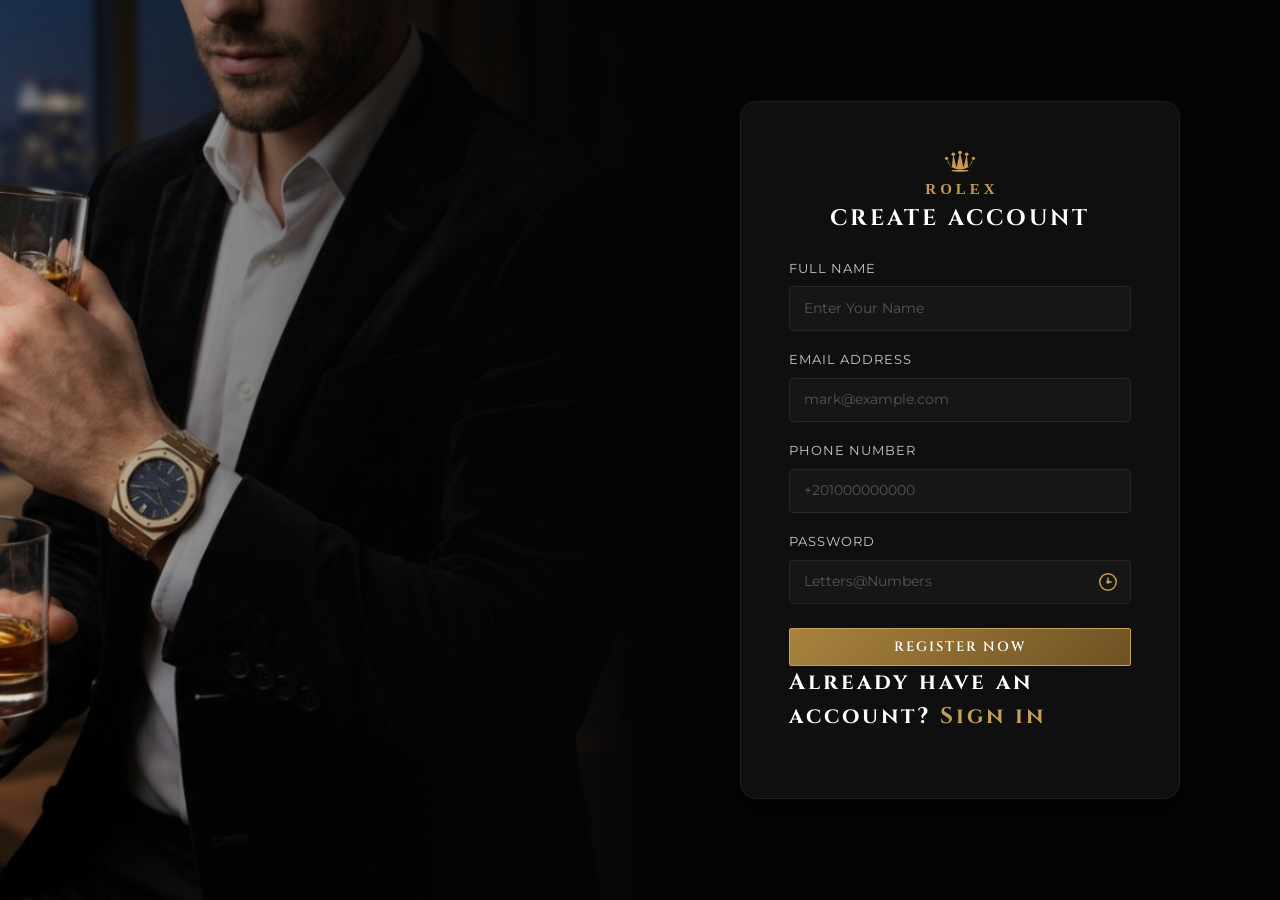
<file: index.html>
<!DOCTYPE html>
<html lang="en">

<head>
    <meta charset="UTF-8">
    <meta name="viewport" content="width=device-width, initial-scale=1.0">
    <title>Rolex - Create Account</title>
    <!-- خط Cinzel للأناقة والفخامة المماثلة لـ Rolex -->
    <link rel="preconnect" href="https://fonts.googleapis.com">
    <link rel="preconnect" href="https://fonts.gstatic.com" crossorigin>
    <link href="https://fonts.googleapis.com/css2?family=Cinzel:wght@500;700&family=Montserrat:wght@300;400;500&display=swap" rel="stylesheet">
     <link href="https://cdn.jsdelivr.net/npm/bootstrap@5.3.8/dist/css/bootstrap.min.css" rel="stylesheet" integrity="sha384-sRIl4kxILFvY47J16cr9ZwB07vP4J8+LH7qKQnuqkuIAvNWLzeN8tE5YBujZqJLB" crossorigin="anonymous">
    <style>
        :root {
    --gold-primary: #c5a059;
    --gold-hover: #dfb76c;
    --dark-surface: #0e0e0e;
    --border-color: #272727;
}

body {
    margin: 0;
    background-color: #050505;
    font-family: 'Montserrat', sans-serif;
    color: #f1f1f1;
}

/* عمود الصورة اليسار (ملء كامل بدون تكرار بتدرج ناعم) */
.bg-image-col {
    background-image: url("rich\ man.png");
    background-repeat: no-repeat !important;
    background-size: cover !important;
    background-position: center center;
    position: relative;
    min-height: 100vh;
}

/* طبقة ظل ناعمة تدمج الصورة مع الجانب الداكن بسلاسة */
.image-overlay {
    background: linear-gradient(to right, rgba(0, 0, 0, 0.1), #050505);
}

/* تنسيق قسم الفورم */
.form-section {
    background-color: #050505;
}

#info {
    width: 100%;
    max-width: 440px;
    background: #0f0f10;
    border: 1px solid #1f1f20;
    box-shadow: 0 10px 30px rgba(0, 0, 0, 0.7);
}

/* الخطوط والعناوين */
.luxury-title {
    font-family: 'Cinzel', serif;
    letter-spacing: 3px;
    font-weight: 700;
    color: #ffffff;
    font-size: 1.4rem;
}

.luxury-subtitle {
    font-size: 0.75rem;
    letter-spacing: 2px;
    color: var(--gold-primary);
    font-weight: 600;
    display: block;
}

/* عناصر الإدخال والتسميات */
.luxury-label {
    color: #c9c9c9;
    font-size: 0.82rem;
    letter-spacing: 1px;
    text-transform: uppercase;
}

.luxury-input {
    background-color: #161617 !important;
    border: 1px solid var(--border-color) ;
    color: #ffffff !important;
    border-radius: 4px;
    font-size: 0.9rem;
    padding: 0.65rem 0.9rem;
    transition: all 0.3s ease;
}

.luxury-input:focus {
    background-color: #1a1a1c !important;
    border-color: var(--gold-primary) !important;
    box-shadow: 0 0 10px rgba(197, 160, 89, 0.25) !important;
}

.luxury-input::placeholder {
    color: #555555;
    font-size: 0.85rem;
}

/* أخطاء الإدخال */
#name-error, 
#email-error, 
#number-error, 
#pass-error,
#form-error {
    display: none;
    font-size: 0.75rem;
    color: #e05252 !important;
}

/* الزر المطابق لزر EXPLORE NOW في الصورة */
.luxury-btn {
    background: linear-gradient(135deg, #a8833e, #6e5223);
    color: #ffffff;
    border: 1px solid var(--gold-primary);
    border-radius: 2px;
    font-family: 'Cinzel', serif;
    letter-spacing: 2px;
    font-weight: 600;
    font-size: 0.85rem;
    transition: all 0.3s ease;
}

.luxury-btn:hover {
    background: linear-gradient(135deg, #c5a059, #8f6c32);
    border-color: #ffd885;
    color: #ffffff;
    box-shadow: 0 0 15px rgba(197, 160, 89, 0.4);
}

/* زر الساعة التفاعلي داخل الحقل */
.watch-toggle-btn {
    position: absolute;
    right: 12px;
    background: transparent;
    border: none;
    cursor: pointer;
    padding: 0;
    display: flex;
    align-items: center;
    justify-content: center;
    outline: none;
    z-index: 5;
}

/* رسم الساعة الذهبي */
.watch-svg {
    fill: none;
    stroke: var(--gold-primary, #c5a059);
    stroke-width: 1.6;
    stroke-linecap: round;
    stroke-linejoin: round;
    transition: all 0.3s ease;
}

.watch-svg .watch-center-point {
    fill: var(--gold-primary, #c5a059);
}

/* علامات الأرقام: مخفية في الوضع العادي */
.watch-ticks {
    opacity: 0;
    transition: opacity 0.3s ease;
}

/* حالة النشاط (عند إظهار كلمة المرور): تظهر علامات الأرقام ويزداد التوهج الذهبي */
.watch-toggle-btn.active .watch-ticks {
    opacity: 1;
}

.watch-toggle-btn.active .watch-svg {
    stroke: #ffd885;
    filter: drop-shadow(0 0 5px rgba(223, 183, 108, 0.6));
}

.watch-toggle-btn:hover .watch-svg {
    stroke: var(--gold-hover, #dfb76c);
}
.rolex-mini {
        display: inline-flex;
        flex-direction: column;
        align-items: center;
        gap: 4px;
        text-decoration: none;
    }

    /* تصغير حجم التاج */
    .rolex-mini .crown {
        width: 32px;
        height: auto;
        fill: #C39B54; /* ذهبي رولكس */
    }

    /* تصغير حجم الخط وضبطه مع الحجم الجديد */
    .rolex-mini .text {
        color: #C39B54;
        font-family: 'Times New Roman', serif;
        font-size: 15px;
        font-weight: bold;
        letter-spacing: 4px;
        margin-right: -4px; /* لضبط التوسيط مع الـ letter-spacing */
    }
    </style>
    <link rel="stylesheet" href="https://cdnjs.cloudflare.com/ajax/libs/font-awesome/6.5.1/css/all.min.css">
</head>

<body class="bg-black text-light">

    <div class="container-fluid min-vh-100 p-0">
        <div class="row g-0 min-vh-100">

            <!-- النصف الأيسر: الصورة بالكامل بدون تكرار ومطابقة لنمط الهيرو -->
            <div class="col-md-6 d-none d-md-block p-0 bg-image-col">
                <div class="image-overlay w-100 h-100"></div>
            </div>

            <!-- النصف الأيمن: نموذج التسجيل الفخم -->
            <div class="col-12 col-md-6 d-flex justify-content-center align-items-center p-4 form-section">
                
                <div id="info" class="p-4 p-md-5 rounded-4">
                    
                    <!-- ترويسة النموذج بأسلوب Rolex -->
                    <div class="text-center mb-4">
                        <span class="luxury-subtitle"><div class="rolex-mini">
    <svg class="crown" viewBox="0 0 100 75" xmlns="http://www.w3.org/2000/svg">
        <circle cx="8" cy="26" r="5" />
        <circle cx="29" cy="13" r="5.5" />
        <circle cx="50" cy="8" r="6" />
        <circle cx="71" cy="13" r="5.5" />
        <circle cx="92" cy="26" r="5" />
        <path d="M 8,26 L 24,56 L 29,13 L 39,55 L 50,8 L 61,55 L 71,13 L 76,56 L 92,26 C 86,52 70,61 50,61 C 30,61 14,52 8,26 Z" />
        <path d="M 23,65 C 23,61 77,61 77,65 C 77,69 23,69 23,65 Z" />
    </svg>
    <span class="text">ROLEX</span>
</div></span>
                        <h2 class="luxury-title mt-1">CREATE ACCOUNT</h2>
                    </div>

                    <form action="">
                        
                        <div id="name-div" class="mb-3">
                            <label for="name" class="form-label luxury-label">Full Name</label>
                            <input name="name" type="text" id="name" placeholder="Enter Your Name" class="form-control luxury-input">
                            <p id="name-error" class="text-danger small mt-1">Invalid Name, Please Try Again</p>
                        </div>

                        <div id="email-div" class="mb-3">
                            <label for="email" class="form-label luxury-label">Email Address</label>
                            <input name="email"  type="email" id="email" placeholder="mark@example.com" class="form-control luxury-input">
                            <p id="email-error" class="text-danger small mt-1">Invalid Email, Please Try Again</p>
                        </div>

                        <div id="number-div" class="mb-3">
                            <label for="number" class="form-label luxury-label">Phone Number</label>
                            <input name="email" type="tel" id="number" placeholder="+201000000000" class="form-control luxury-input">
                            <p id="number-error" class="text-danger small mt-1">Invalid Number, Please Try Again</p>
                        </div>

<div id="pass-div" class="mb-4">
    <label for="pass" class="form-label luxury-label">Password</label>
    
    <div class="position-relative d-flex align-items-center">
        <input type="password" id="pass" placeholder="Letters@Numbers" class="form-control luxury-input pe-5">
        
        <!-- زر أيقونة الساعة التفاعلي -->
        <button type="button" id="togglePassBtn" class="watch-toggle-btn" aria-label="Toggle password visibility">
            <svg id="watchIcon" viewBox="0 0 24 24" width="22" height="22" class="watch-svg">
                <!-- إطار الساعة الخارجي -->
                <circle cx="12" cy="12" r="9" class="watch-rim" />
                
                <!-- علامات/أرقام الساعة (مخفية افتراضياً وتظهر عند الضغط) -->
                <g class="watch-ticks">
                    <!-- 12 o'clock -->
                    <line x1="12" y1="4.5" x2="12" y2="6.5" />
                    <!-- 3 o'clock -->
                    <line x1="19.5" y1="12" x2="17.5" y2="12" />
                    <!-- 6 o'clock -->
                    <line x1="12" y1="19.5" x2="12" y2="17.5" />
                    <!-- 9 o'clock -->
                    <line x1="4.5" y1="12" x2="6.5" y2="12" />
                </g>

                <!-- عقارب الساعة ونقطة المنتصف -->
                <circle cx="12" cy="12" r="1.2" class="watch-center-point" />
                <line x1="12" y1="12" x2="12" y2="7.5" class="watch-hand hand-hour" />
                <line x1="12" y1="12" x2="15.5" y2="12" class="watch-hand hand-minute" />
            </svg>
        </button>
    </div>

    <p id="pass-error" class="text-danger small mt-1">Weak password. It must follow this format: letters@numbers</p>
</div>

                        <!-- زر مصمم بنفس نمط Explore Now -->
                        <button type="submit" class="btn luxury-btn w-100 py-2">REGISTER NOW</button>
                        <p id="form-error" class="text-danger small mt-1" >Can Not Submit , Enter a Valid Data</p>
                    </form>
<p class="luxury-title mt-0">Already have an account? <a href="login.html" class="text-decoration-none" style="color: #c5a059;"> Sign in</a></p>
                </div>
                

            </div>

        </div>
    </div>

</body>
<script>const togglePassBtn = document.getElementById("togglePassBtn");

togglePassBtn.addEventListener("click", () => {
    // التحقق من نوع الحقل الحالي
    const isPassword = pass.getAttribute("type") === "password";

    if (isPassword) {
        pass.setAttribute("type", "text");
        togglePassBtn.classList.add("active"); // إظهار علامات الساعة وتوهجها
    } else {
        pass.setAttribute("type", "password");
        togglePassBtn.classList.remove("active"); // إخفاء علامات الساعة
    }
});



// Validate Functions

function validate_name(name) {
    name = name.trim();
    let name_pattern = /^[a-zA-Z\s]{3,15}$/;
    return name_pattern.test(name);
}
function validate_email(email) {
    email = email.trim();
    let email_pattern = /^\w+@[a-zA-Z]+\.(com|edu|org)$/;
    return email_pattern.test(email);
}
function validate_number(number) {
    number = number.trim();
    let number_pattern = /^\+2(010|011|012|015)\d{8}$/;
    return number_pattern.test(number);
}
function validate_pass(password) {
    password = password.trim();
    let password_pattern = /^[a-zA-Z]+@\d+$/;
    return password_pattern.test(password);
}



// catch elements & Event Listener

form = document.forms[0];
former = document.getElementById("form-error");
formValue = false;


Name = document.getElementById("name");
Nameer = document.getElementById("name-error");
NameValue = false

email = document.getElementById("email");
emailer = document.getElementById("email-error");
emailValue = false;

number = document.getElementById("number");
numberer = document.getElementById("number-error");
numberValue = false;

pass = document.getElementById("pass");
passer = document.getElementById("pass-error");
passValue = false;


Name.addEventListener("input", (e) => {
    if (validate_name(Name.value)) {
        Name.style.border = "4px solid green";
        Nameer.style.display = "none";
        NameValue = true;
    }
    else {
        Nameer.style.display = "block";
        Name.style.border = "4px solid red";
        NameValue = false;
    }
})
email.addEventListener("input", (e) => {
    if (validate_email(email.value)) {
        email.style.border = "4px solid green";
        emailer.style.display = "none";
        emailValue = true;
    }
    else {
        emailer.style.display = "block";
        email.style.border = "4px solid red";
        emailValue = false;
    }
})
number.addEventListener("input", (e) => {
    if (validate_number(number.value)) {
        number.style.border = "4px solid green";
        numberer.style.display = "none";
        numberValue = true;
    }
    else {
        numberer.style.display = "block";
        number.style.border = "4px solid red";
        numberValue = false;
    }
})
pass.addEventListener("input", (e) => {
    if (validate_pass(pass.value)) {
        pass.style.border = "4px solid green";
        passer.style.display = "none";
        passValue = true;
    }
    else {
        passer.style.display = "block";
        pass.style.border = "4px solid red";
        passValue = false;
    }
})

form.addEventListener("submit" , (e)=>{
    if(NameValue & emailValue & numberValue & passValue){
        e.preventDefault();
        former.style.display = "none";
// بنخزن البيانات عشان نعرف نتحكم فيها
            const data = {
                name: Name.value,
                email: email.value,
                number:number.value,
                password:pass.value
            }
            // حولنا البيانات لـ أسترينج عشان نقدر نبعتها
            const jsondata = JSON.stringify(data);
            // بنبعت البيانات
            const xhr = new XMLHttpRequest();


            xhr.open("POST", "https://6ab193d69751d2b03e6d5aaa.mockapi.io/project/users");

            // بنعدل نوع البيانات عشان مش بيقبل من فورم
            xhr.setRequestHeader("content-type", "application/json");


            xhr.send(jsondata);

            xhr.addEventListener("readystatechange", (e) => {
                if (xhr.readyState == 4) {
                     document.location.assign("login.html");
                    

                }
            })
        
        
    }
    else{
        e.preventDefault();
        former.style.display = "inline-block";
    }
})












</script>
</html>
</file>
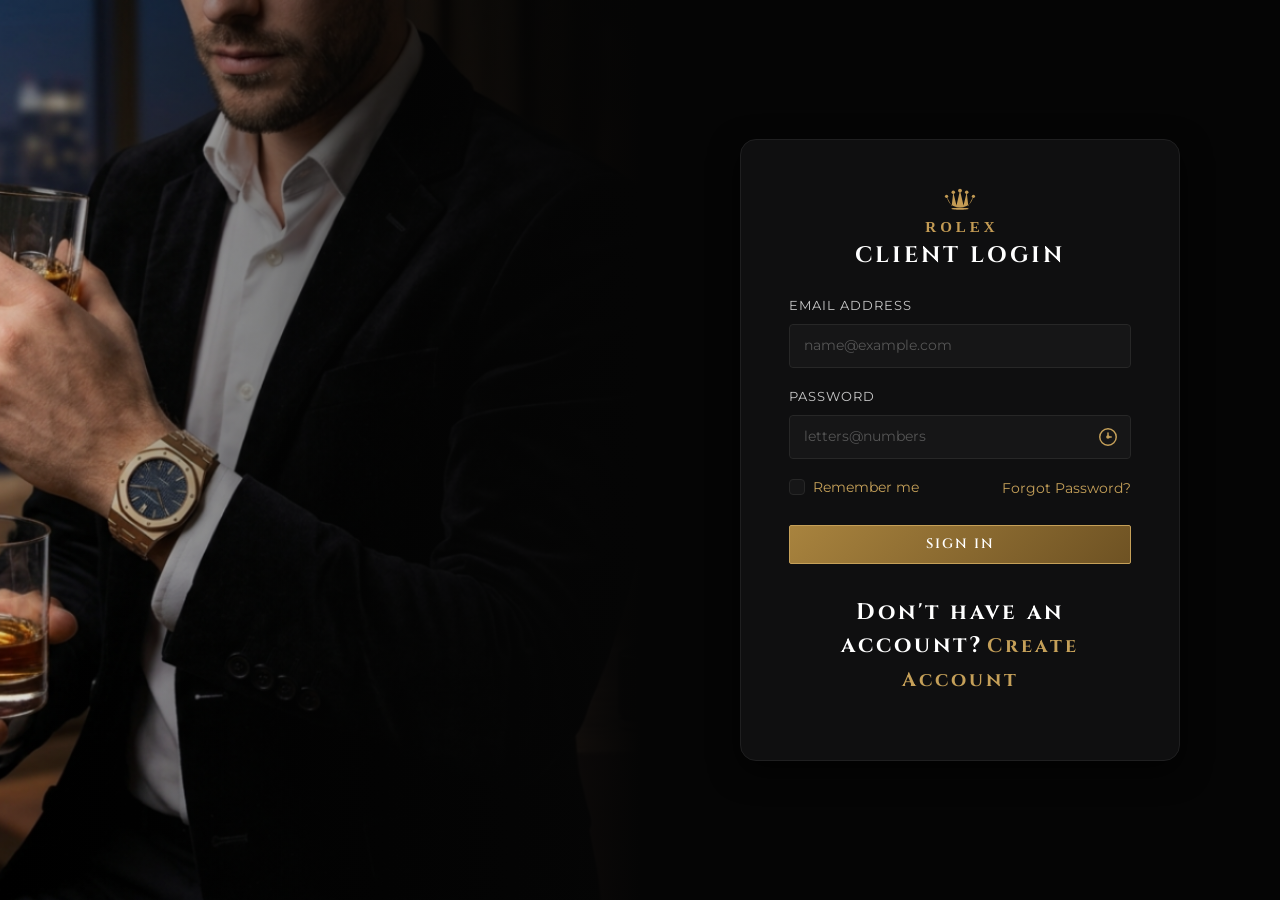
<file: login.html>
<!DOCTYPE html>
<html lang="en">

<head>
    <meta charset="UTF-8">
    <meta name="viewport" content="width=device-width, initial-scale=1.0">
    <title>Rolex - Client Login</title>
    <!-- خطوط الفخامة -->
    <link rel="preconnect" href="https://fonts.googleapis.com">
    <link rel="preconnect" href="https://fonts.gstatic.com" crossorigin>
    <link
        href="https://fonts.googleapis.com/css2?family=Cinzel:wght@500;700&family=Montserrat:wght@300;400;500&display=swap"
        rel="stylesheet">
     <link href="https://cdn.jsdelivr.net/npm/bootstrap@5.3.8/dist/css/bootstrap.min.css" rel="stylesheet" integrity="sha384-sRIl4kxILFvY47J16cr9ZwB07vP4J8+LH7qKQnuqkuIAvNWLzeN8tE5YBujZqJLB" crossorigin="anonymous">
<style>
    /* رابط ذهبي أنيق */
.gold-link {
    color: var(--gold-primary, #c5a059);
    transition: color 0.3s ease;
}

.gold-link:hover {
    color: #ffd885;
    text-decoration: underline !important;
}

/* تنسيق الـ Checkbox الذهبي */
.luxury-check {
    background-color: #161617;
    border: 1px solid var(--border-color, #272727);
}

.luxury-check:checked {
    background-color: var(--gold-primary, #c5a059);
    border-color: var(--gold-primary, #c5a059);
}

.luxury-check:focus {
    box-shadow: 0 0 5px rgba(197, 160, 89, 0.4);
}

:root {
    --gold-primary: #c5a059;
    --gold-hover: #dfb76c;
    --dark-surface: #0e0e0e;
    --border-color: #272727;
}

body {
    margin: 0;
    background-color: #050505;
    font-family: 'Montserrat', sans-serif;
    color: #f1f1f1;
}

/* عمود الصورة اليسار (ملء كامل بدون تكرار بتدرج ناعم) */
.bg-image-col {
    background-image: url("rich\ man.png");
    background-repeat: no-repeat !important;
    background-size: cover !important;
    background-position: center center;
    position: relative;
    min-height: 100vh;
}

/* طبقة ظل ناعمة تدمج الصورة مع الجانب الداكن بسلاسة */
.image-overlay {
    background: linear-gradient(to right, rgba(0, 0, 0, 0.1), #050505);
}

/* تنسيق قسم الفورم */
.form-section {
    background-color: #050505;
}

#info {
    width: 100%;
    max-width: 440px;
    background: #0f0f10;
    border: 1px solid #1f1f20;
    box-shadow: 0 10px 30px rgba(0, 0, 0, 0.7);
}

/* الخطوط والعناوين */
.luxury-title {
    font-family: 'Cinzel', serif;
    letter-spacing: 3px;
    font-weight: 700;
    color: #ffffff;
    font-size: 1.4rem;
}

.luxury-subtitle {
    font-size: 0.75rem;
    letter-spacing: 2px;
    color: var(--gold-primary);
    font-weight: 600;
    display: block;
}

/* عناصر الإدخال والتسميات */
.luxury-label {
    color: #c9c9c9;
    font-size: 0.82rem;
    letter-spacing: 1px;
    text-transform: uppercase;
}

.luxury-input {
    background-color: #161617 !important;
    border: 1px solid var(--border-color) ;
    color: #ffffff !important;
    border-radius: 4px;
    font-size: 0.9rem;
    padding: 0.65rem 0.9rem;
    transition: all 0.3s ease;
}

.luxury-input:focus {
    background-color: #1a1a1c !important;
    border-color: var(--gold-primary) !important;
    box-shadow: 0 0 10px rgba(197, 160, 89, 0.25) !important;
}

.luxury-input::placeholder {
    color: #555555;
    font-size: 0.85rem;
}

/* أخطاء الإدخال */


#form-error {
    display: none;
    font-size: 0.75rem;
    color: #e05252 !important;
}

/* الزر المطابق لزر EXPLORE NOW في الصورة */
.luxury-btn {
    background: linear-gradient(135deg, #a8833e, #6e5223);
    color: #ffffff;
    border: 1px solid var(--gold-primary);
    border-radius: 2px;
    font-family: 'Cinzel', serif;
    letter-spacing: 2px;
    font-weight: 600;
    font-size: 0.85rem;
    transition: all 0.3s ease;
}

.luxury-btn:hover {
    background: linear-gradient(135deg, #c5a059, #8f6c32);
    border-color: #ffd885;
    color: #ffffff;
    box-shadow: 0 0 15px rgba(197, 160, 89, 0.4);
}

/* زر الساعة التفاعلي داخل الحقل */
.watch-toggle-btn {
    position: absolute;
    right: 12px;
    background: transparent;
    border: none;
    cursor: pointer;
    padding: 0;
    display: flex;
    align-items: center;
    justify-content: center;
    outline: none;
    z-index: 5;
}

/* رسم الساعة الذهبي */
.watch-svg {
    fill: none;
    stroke: var(--gold-primary, #c5a059);
    stroke-width: 1.6;
    stroke-linecap: round;
    stroke-linejoin: round;
    transition: all 0.3s ease;
}

.watch-svg .watch-center-point {
    fill: var(--gold-primary, #c5a059);
}

/* علامات الأرقام: مخفية في الوضع العادي */
.watch-ticks {
    opacity: 0;
    transition: opacity 0.3s ease;
}

/* حالة النشاط (عند إظهار كلمة المرور): تظهر علامات الأرقام ويزداد التوهج الذهبي */
.watch-toggle-btn.active .watch-ticks {
    opacity: 1;
}

.watch-toggle-btn.active .watch-svg {
    stroke: #ffd885;
    filter: drop-shadow(0 0 5px rgba(223, 183, 108, 0.6));
}

.watch-toggle-btn:hover .watch-svg {
    stroke: var(--gold-hover, #dfb76c);
}
.rolex-mini {
        display: inline-flex;
        flex-direction: column;
        align-items: center;
        gap: 4px;
        text-decoration: none;
    }

    /* تصغير حجم التاج */
    .rolex-mini .crown {
        width: 32px;
        height: auto;
        fill: #C39B54; /* ذهبي رولكس */
    }

    /* تصغير حجم الخط وضبطه مع الحجم الجديد */
    .rolex-mini .text {
        color: #C39B54;
        font-family: 'Times New Roman', serif;
        font-size: 15px;
        font-weight: bold;
        letter-spacing: 4px;
        margin-right: -4px; /* لضبط التوسيط مع الـ letter-spacing */
    }
</style>
</head>

<body class="bg-black text-light">

    <div class="container-fluid min-vh-100 p-0">
        <div class="row g-0 min-vh-100">

            <!-- النصف الأيسر: صورة الهيرو الفخمة بدون تكرار وتختفي على الموبايل -->
            <div class="col-md-6 d-none d-md-block p-0 bg-image-col">
                <div class="image-overlay w-100 h-100"></div>
            </div>

            <!-- النصف الأيمن: نموذج الدخول -->
            <div class="col-12 col-md-6 d-flex justify-content-center align-items-center p-4 form-section">

                <div id="info" class="p-4 p-md-5 rounded-4">

                    <!-- الترويسة -->
                    <div class="text-center mb-4">
                        <span class="luxury-subtitle"><div class="rolex-mini">
    <svg class="crown" viewBox="0 0 100 75" xmlns="http://www.w3.org/2000/svg">
        <circle cx="8" cy="26" r="5" />
        <circle cx="29" cy="13" r="5.5" />
        <circle cx="50" cy="8" r="6" />
        <circle cx="71" cy="13" r="5.5" />
        <circle cx="92" cy="26" r="5" />
        <path d="M 8,26 L 24,56 L 29,13 L 39,55 L 50,8 L 61,55 L 71,13 L 76,56 L 92,26 C 86,52 70,61 50,61 C 30,61 14,52 8,26 Z" />
        <path d="M 23,65 C 23,61 77,61 77,65 C 77,69 23,69 23,65 Z" />
    </svg>
    <span class="text">ROLEX</span>
</div></span>
                        <h2 class="luxury-title mt-1">CLIENT LOGIN</h2>
                    </div>

                    <form action="" novalidate id="login-form">

                        <!-- حقل البريد الإلكتروني -->
                        <div id="email-div" class="mb-3">
                            <label for="login-email" class="form-label luxury-label">Email Address</label>
                            <input type="email" id="login-email" placeholder="name@example.com"
                                class="form-control luxury-input">

                        </div>

                        <!-- حقل كلمة المرور مع أيقونة الساعة -->
                        <div id="pass-div" class="mb-3">
                            <label for="login-pass" class="form-label luxury-label">Password</label>
                            <div class="position-relative d-flex align-items-center">
                                <input type="password" id="login-pass" placeholder="letters@numbers"
                                    class="form-control luxury-input pe-5">

                                <button type="button" id="togglePassBtn" class="watch-toggle-btn"
                                    aria-label="Toggle password visibility">
                                    <svg id="watchIcon" viewBox="0 0 24 24" width="22" height="22" class="watch-svg">
                                        <circle cx="12" cy="12" r="9" class="watch-rim" />
                                        <g class="watch-ticks">
                                            <line x1="12" y1="4.5" x2="12" y2="6.5" />
                                            <line x1="19.5" y1="12" x2="17.5" y2="12" />
                                            <line x1="12" y1="19.5" x2="12" y2="17.5" />
                                            <line x1="4.5" y1="12" x2="6.5" y2="12" />
                                        </g>
                                        <circle cx="12" cy="12" r="1.2" class="watch-center-point" />
                                        <line x1="12" y1="12" x2="12" y2="7.5" class="watch-hand hand-hour" />
                                        <line x1="12" y1="12" x2="15.5" y2="12" class="watch-hand hand-minute" />
                                    </svg>
                                </button>
                            </div>
                        </div>

                        <!-- تذكرني + استرجاع كلمة المرور -->
                        <div class="d-flex justify-content-between align-items-center mb-4">
                            <div class="form-check">
                                <input class="form-check-input luxury-check" type="checkbox" id="rememberMe">
                                <label class="form-check-label small gold-link" for="rememberMe">
                                    Remember me
                                </label>
                            </div>
                            <a href="#" class="gold-link small text-decoration-none">Forgot Password?</a>
                        </div>

                        <!-- زر تسجيل الدخول الذهبي -->
                        <button type="submit" class="btn luxury-btn w-100 py-2 mb-3">SIGN IN</button>
                        <p id="form-error" class="text-danger small mt-1">You have entered at least one of your information incorrectly. Please try again.</p>
                        <!-- رابط الانتقال لإنشاء حساب -->
                        <div class="text-center mt-3">
                            <p class="luxury-title mt-0">Don't have an account?<a href="index.html" class=" gold-link small text-decoration-none ms-1 fw-bold">Create
                                Account</a></p>
                            
                        </div>

                    </form>

                </div>

            </div>

        </div>
    </div>

    <script>
        const passInput = document.getElementById("login-pass");
const togglePassBtn = document.getElementById("togglePassBtn");

// تفعيل إظهار وإخفاء الباسورد مع أيقونة الساعة
togglePassBtn.addEventListener("click", () => {
    const isPassword = passInput.getAttribute("type") === "password";

    if (isPassword) {
        passInput.setAttribute("type", "text");
        togglePassBtn.classList.add("active");
    } else {
        passInput.setAttribute("type", "password");
        togglePassBtn.classList.remove("active");
    }
});

const email = document.querySelector("#login-email");

const pass = document.querySelector("#login-pass");

const form = document.forms[0];
const former = document.querySelector("#form-error")

const rememberMe = document.querySelector("#rememberMe");

let data = []; // استخدام let للسماح بإعادة التعيين

let xhr = new XMLHttpRequest();
xhr.open('GET', 'https://6ab193d69751d2b03e6d5aaa.mockapi.io/project/users');
xhr.send();

xhr.addEventListener('readystatechange', () => {
    if (xhr.readyState === 4 && xhr.status === 200) {
        data = JSON.parse(xhr.responseText); // إسناد مباشر للمتغير الخارجي
    }
});

form.addEventListener("submit", (e) => {
    e.preventDefault();

    // البحث عن مستخدم يطابق الإيميل وكلمة المرور
    const userFound = data.find(user => user.email === email.value && user.password === pass.value);

    if (userFound) {
        const id = userFound.id;
        document.location.assign(`home.html?id=${id}`);
        if (rememberMe.checked) {
            
            const name = userFound.name;
            const avatar = userFound.avatar;

            localStorage.setItem("name", name)
            localStorage.setItem("id", id);
            localStorage.setItem("email", email.value);
            localStorage.setItem("avatar", avatar);
        }

    } else {
        former.style.display = "inline-block";
    }
});
    </script>
</body>

</html>
</file>
